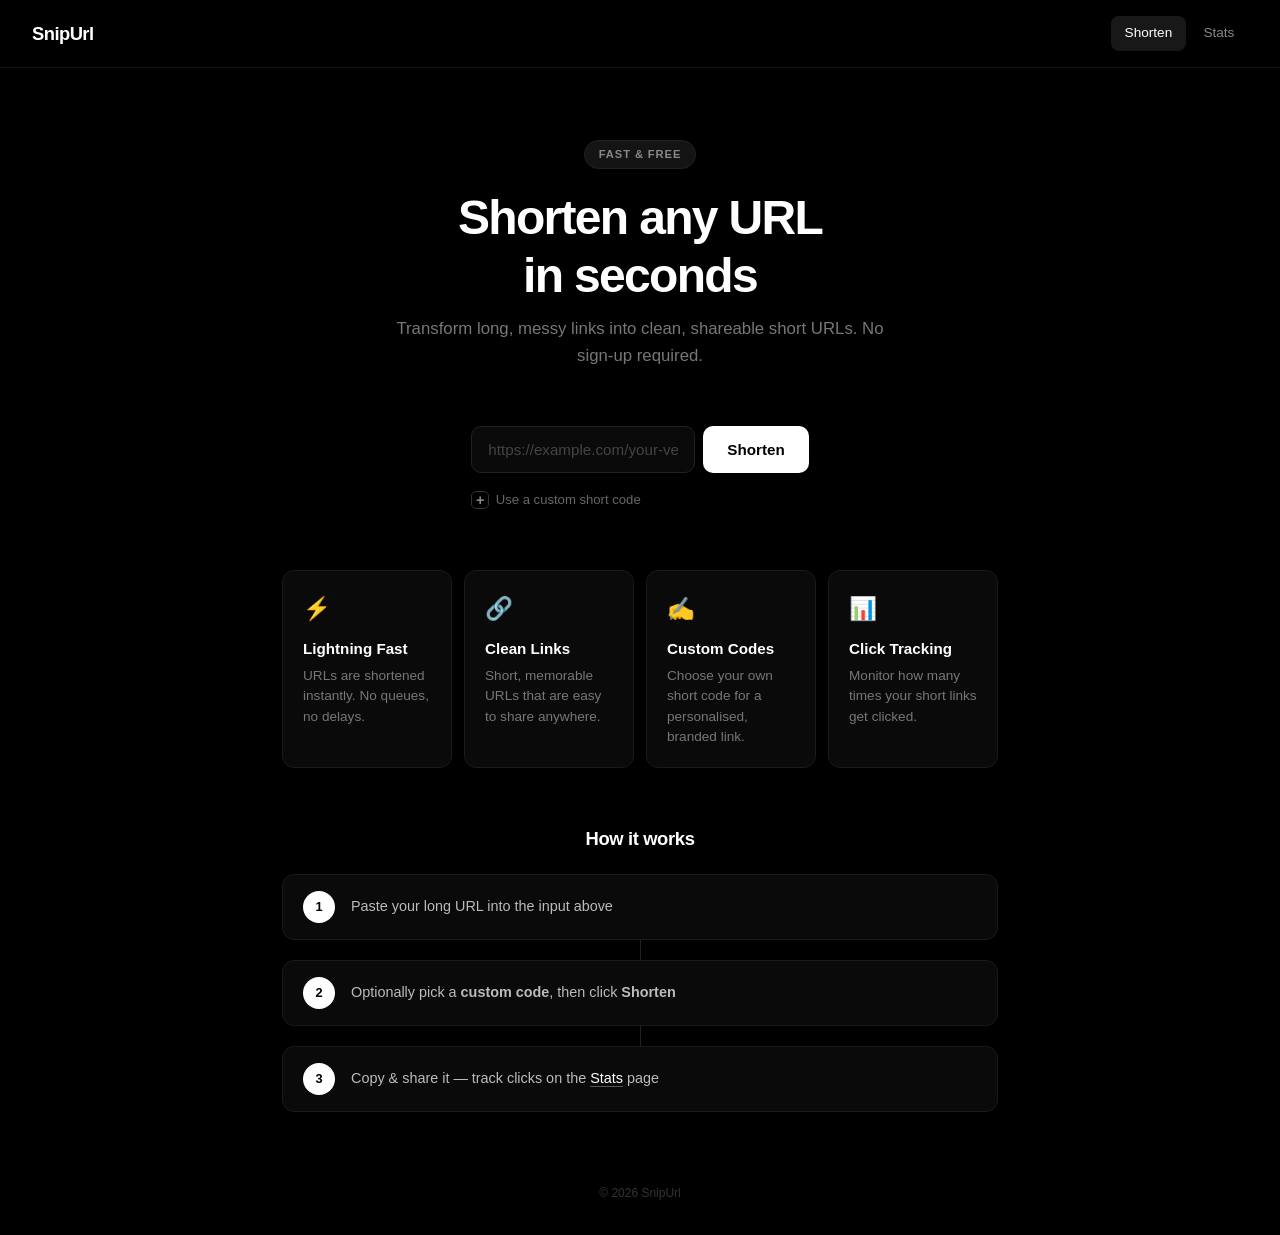
<file: frontend/index.html>
<!DOCTYPE html>
<html lang="en">
<head>
  <meta charset="UTF-8" />
  <meta name="viewport" content="width=device-width, initial-scale=1.0" />
  <meta name="description" content="SnipUrl — Fast and simple URL shortening service. Shorten long URLs instantly." />
  <title>SnipUrl — Shorten URLs Instantly</title>
  <link rel="stylesheet" href="style.css" />
</head>
<body>

  <!-- Toast notifications -->
  <div id="toast-container" class="toast-container" aria-live="polite"></div>

  <nav class="navbar" aria-label="Main navigation">
    <a href="index.html" class="nav-logo">SnipUrl</a>
    <div class="nav-links">
      <a href="index.html" class="nav-link active">Shorten</a>
      <a href="stats.html" class="nav-link">Stats</a>
    </div>
  </nav>

  <main id="app">

    <!-- Hero -->
    <header class="hero fade-in">
      <p class="hero-badge">Fast &amp; Free</p>
      <h1 class="title">Shorten any URL<br />in seconds</h1>
      <p class="subtitle">Transform long, messy links into clean, shareable short URLs. No sign-up required.</p>
    </header>

    <!-- Shorten form -->
    <section class="shorten-section fade-in delay-1" aria-label="Shorten a URL">
      <form id="shorten-form" class="shorten-form" novalidate>
        <label for="url-input" class="sr-only">Enter a URL to shorten</label>
        <div class="input-row">
          <input
            id="url-input"
            type="url"
            class="url-input"
            placeholder="https://example.com/your-very-long-url"
            autocomplete="url"
            required
          />
          <button id="shorten-btn" type="submit" class="primary-btn">
            <span id="btn-text">Shorten</span>
            <span id="btn-spinner" class="spinner hidden" aria-hidden="true"></span>
          </button>
        </div>

        <!-- Custom code toggle & input -->
        <div class="custom-code-section">
          <button id="custom-code-toggle" type="button" class="custom-code-toggle">
            <span id="toggle-icon" class="toggle-icon">+</span>
            <span id="toggle-text">Use a custom short code</span>
          </button>
          <div id="custom-code-row" class="custom-code-row hidden">
            <div class="custom-code-input-wrap">
              <input
                id="custom-code-input"
                type="text"
                class="url-input custom-code-field"
                placeholder="my-custom-code"
                minlength="6"
                maxlength="30"
                pattern="[a-zA-Z0-9_-]+"
              />
              <span id="custom-code-counter" class="char-counter">0 / 30</span>
            </div>
            <p class="custom-code-hint">6–30 characters · letters, numbers, hyphens, underscores</p>
          </div>
        </div>
      </form>
    </section>

    <!-- Result -->
    <section id="result-section" class="result-section hidden" aria-live="polite">
      <p class="result-label">Your shortened URL</p>
      <div class="result-row">
        <output id="short-url-display" class="short-url-display"></output>
        <button id="copy-btn" type="button" class="copy-btn">Copy</button>
      </div>
    </section>

    <!-- Error -->
    <section id="error-section" class="error-section hidden" aria-live="assertive">
      <p id="error-message" class="error-message"></p>
    </section>

    <!-- Features -->
    <section class="features fade-in delay-2" aria-label="Features">
      <div class="feature-card">
        <div class="feature-icon">&#9889;</div>
        <h3 class="feature-title">Lightning Fast</h3>
        <p class="feature-desc">URLs are shortened instantly. No queues, no delays.</p>
      </div>
      <div class="feature-card">
        <div class="feature-icon">&#128279;</div>
        <h3 class="feature-title">Clean Links</h3>
        <p class="feature-desc">Short, memorable URLs that are easy to share anywhere.</p>
      </div>
      <div class="feature-card">
        <div class="feature-icon">&#9997;</div>
        <h3 class="feature-title">Custom Codes</h3>
        <p class="feature-desc">Choose your own short code for a personalised, branded link.</p>
      </div>
      <div class="feature-card">
        <div class="feature-icon">&#128202;</div>
        <h3 class="feature-title">Click Tracking</h3>
        <p class="feature-desc">Monitor how many times your short links get clicked.</p>
      </div>
    </section>

    <!-- How it works -->
    <section class="how-it-works fade-in delay-3" aria-label="How it works">
      <h2 class="section-heading">How it works</h2>
      <div class="steps">
        <div class="step">
          <span class="step-number">1</span>
          <p class="step-text">Paste your long URL into the input above</p>
        </div>
        <div class="step-connector"></div>
        <div class="step">
          <span class="step-number">2</span>
          <p class="step-text">Optionally pick a <strong>custom code</strong>, then click <strong>Shorten</strong></p>
        </div>
        <div class="step-connector"></div>
        <div class="step">
          <span class="step-number">3</span>
          <p class="step-text">Copy &amp; share it — track clicks on the <a href="stats.html" class="inline-link">Stats</a> page</p>
        </div>
      </div>
    </section>

    <footer class="footer">
      <p>&copy; 2026 SnipUrl</p>
    </footer>

  </main>

  <script src="script.js"></script>
</body>
</html>
</file>
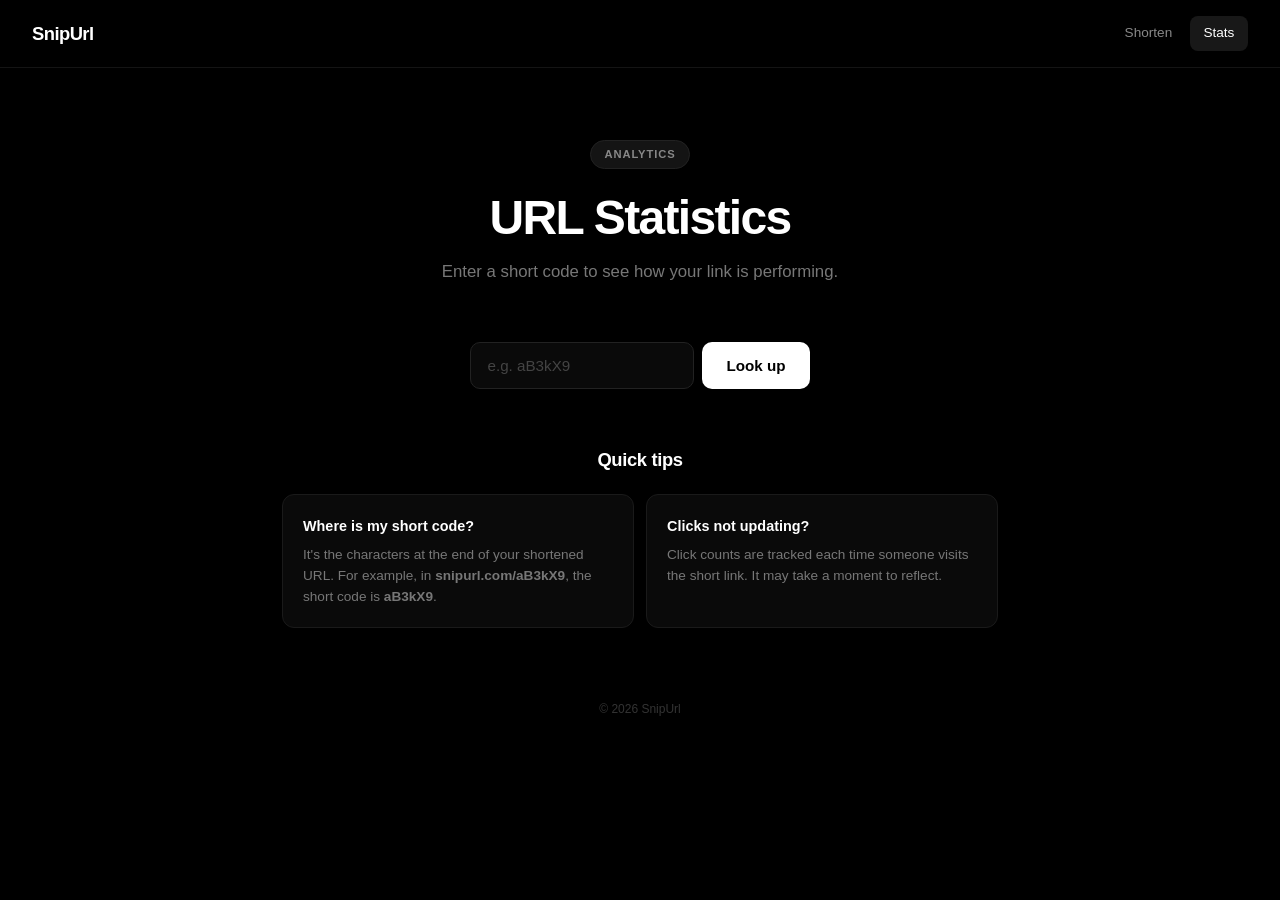
<file: frontend/stats.html>
<!DOCTYPE html>
<html lang="en">
<head>
  <meta charset="UTF-8" />
  <meta name="viewport" content="width=device-width, initial-scale=1.0" />
  <meta name="description" content="SnipUrl — Check click statistics for your shortened URLs." />
  <title>SnipUrl — URL Statistics</title>
  <link rel="stylesheet" href="style.css" />
</head>
<body>

  <!-- Toast notifications -->
  <div id="toast-container" class="toast-container" aria-live="polite"></div>

  <nav class="navbar" aria-label="Main navigation">
    <a href="index.html" class="nav-logo">SnipUrl</a>
    <div class="nav-links">
      <a href="index.html" class="nav-link">Shorten</a>
      <a href="stats.html" class="nav-link active">Stats</a>
    </div>
  </nav>

  <main id="app">

    <!-- Hero -->
    <header class="hero fade-in">
      <p class="hero-badge">Analytics</p>
      <h1 class="title">URL Statistics</h1>
      <p class="subtitle">Enter a short code to see how your link is performing.</p>
    </header>

    <!-- Stats form -->
    <section class="shorten-section fade-in delay-1" aria-label="Look up stats">
      <form id="stats-form" class="shorten-form" novalidate>
        <label for="stats-input" class="sr-only">Enter a short code</label>
        <div class="input-row">
          <input
            id="stats-input"
            type="text"
            class="url-input"
            placeholder="e.g. aB3kX9"
            required
          />
          <button id="stats-btn" type="submit" class="primary-btn">
            <span id="stats-btn-text">Look up</span>
            <span id="stats-btn-spinner" class="spinner hidden" aria-hidden="true"></span>
          </button>
        </div>
      </form>
    </section>

    <!-- Stats result -->
    <section id="stats-result-section" class="stats-result-section hidden" aria-live="polite">
      <div class="stats-card">
        <div class="stats-header">
          <p class="stats-header-label">Link overview</p>
        </div>
        <div class="stats-grid">
          <div class="stat-block">
            <span class="stat-number" id="stats-clicks">0</span>
            <span class="stat-label">Total Clicks</span>
          </div>
          <div class="stat-block">
            <span class="stat-date" id="stats-created">—</span>
            <span class="stat-label">Created</span>
          </div>
        </div>
        <div class="stats-details">
          <div class="stats-detail-row">
            <span class="stats-key">Original URL</span>
            <a id="stats-original-url" class="stats-value stats-link" href="#" target="_blank" rel="noopener noreferrer"></a>
          </div>
          <div class="stats-detail-row">
            <span class="stats-key">Short Code</span>
            <span id="stats-short-code" class="stats-value"></span>
          </div>
        </div>
      </div>
    </section>

    <!-- Stats error -->
    <section id="stats-error-section" class="error-section hidden" aria-live="assertive">
      <p id="stats-error-message" class="error-message"></p>
    </section>

    <!-- Tips -->
    <section class="tips-section fade-in delay-2" aria-label="Tips">
      <h2 class="section-heading">Quick tips</h2>
      <div class="tips-grid">
        <div class="tip-card">
          <p class="tip-title">Where is my short code?</p>
          <p class="tip-desc">It's the characters at the end of your shortened URL. For example, in <strong>snipurl.com/aB3kX9</strong>, the short code is <strong>aB3kX9</strong>.</p>
        </div>
        <div class="tip-card">
          <p class="tip-title">Clicks not updating?</p>
          <p class="tip-desc">Click counts are tracked each time someone visits the short link. It may take a moment to reflect.</p>
        </div>
      </div>
    </section>

    <footer class="footer">
      <p>&copy; 2026 SnipUrl</p>
    </footer>

  </main>

  <script src="script.js"></script>
</body>
</html>
</file>
<file: frontend/style.css>
/* --- Reset & Base --- */

*,
*::before,
*::after {
  margin: 0;
  padding: 0;
  box-sizing: border-box;
}

html {
  font-size: 16px;
  -webkit-text-size-adjust: 100%;
  scroll-behavior: smooth;
}

body {
  font-family: -apple-system, BlinkMacSystemFont, "Segoe UI", Roboto,
    Helvetica, Arial, sans-serif, "Apple Color Emoji", "Segoe UI Emoji";
  background-color: #000;
  color: #fff;
  line-height: 1.6;
  min-height: 100vh;
}

/* --- Utilities --- */

.sr-only {
  position: absolute;
  width: 1px;
  height: 1px;
  padding: 0;
  margin: -1px;
  overflow: hidden;
  clip: rect(0, 0, 0, 0);
  white-space: nowrap;
  border: 0;
}

.hidden {
  display: none !important;
}

/* --- Navbar --- */

.navbar {
  position: sticky;
  top: 0;
  z-index: 100;
  display: flex;
  align-items: center;
  justify-content: space-between;
  padding: 1rem 1.25rem;
  background-color: rgba(0, 0, 0, 0.85);
  backdrop-filter: blur(12px);
  -webkit-backdrop-filter: blur(12px);
  border-bottom: 1px solid #141414;
}

.nav-logo {
  font-size: 1.15rem;
  font-weight: 700;
  color: #fff;
  text-decoration: none;
  letter-spacing: -0.03em;
}

.nav-links {
  display: flex;
  gap: 0.25rem;
}

.nav-link {
  font-size: 0.85rem;
  font-weight: 500;
  color: #888;
  text-decoration: none;
  padding: 0.4rem 0.85rem;
  border-radius: 8px;
  transition: color 0.2s ease, background-color 0.2s ease;
}

.nav-link:hover {
  color: #fff;
  background-color: #151515;
}

.nav-link.active {
  color: #fff;
  background-color: #181818;
}

/* --- App container --- */

#app {
  width: 100%;
  max-width: 660px;
  margin: 0 auto;
  padding: 2.5rem 1.25rem 2rem;
  display: flex;
  flex-direction: column;
  align-items: center;
  gap: 3rem;
}

/* --- Hero --- */

.hero {
  text-align: center;
  max-width: 520px;
}

.hero-badge {
  display: inline-block;
  font-size: 0.7rem;
  font-weight: 600;
  letter-spacing: 0.08em;
  text-transform: uppercase;
  color: #888;
  background-color: #141414;
  border: 1px solid #222;
  padding: 0.3rem 0.85rem;
  border-radius: 999px;
  margin-bottom: 1.25rem;
}

.title {
  font-size: 2.25rem;
  font-weight: 700;
  letter-spacing: -0.035em;
  line-height: 1.2;
  margin-bottom: 0.75rem;
}

.subtitle {
  font-size: 1rem;
  color: #777;
  font-weight: 400;
  line-height: 1.6;
}

/* --- Shorten form --- */

.shorten-form {
  width: 100%;
}

.input-row {
  display: flex;
  gap: 0.5rem;
  width: 100%;
}

/* --- Custom code section --- */

.custom-code-section {
  margin-top: 0.75rem;
}

.custom-code-toggle {
  display: inline-flex;
  align-items: center;
  gap: 0.4rem;
  background: none;
  border: none;
  color: #666;
  font-size: 0.82rem;
  font-family: inherit;
  font-weight: 500;
  cursor: pointer;
  padding: 0.35rem 0;
  transition: color 0.2s ease;
}

.custom-code-toggle:hover {
  color: #aaa;
}

.toggle-icon {
  display: inline-flex;
  align-items: center;
  justify-content: center;
  width: 18px;
  height: 18px;
  font-size: 0.9rem;
  font-weight: 600;
  border: 1px solid #333;
  border-radius: 5px;
  color: #888;
  transition: transform 0.25s ease, border-color 0.2s ease;
  line-height: 1;
}

.toggle-icon.open {
  transform: rotate(45deg);
  border-color: #555;
}

.custom-code-row {
  overflow: hidden;
  animation: slideDown 0.3s ease forwards;
}

.custom-code-row.hidden {
  display: none !important;
}

.custom-code-input-wrap {
  position: relative;
  margin-top: 0.5rem;
}

.custom-code-field {
  width: 100%;
  padding-right: 4.5rem;
  font-family: "SF Mono", "Fira Code", "Cascadia Code", monospace;
  letter-spacing: 0.02em;
}

.custom-code-field.invalid {
  border-color: rgba(255, 107, 107, 0.5);
  box-shadow: 0 0 0 3px rgba(255, 107, 107, 0.06);
}

.char-counter {
  position: absolute;
  right: 0.85rem;
  top: 50%;
  transform: translateY(-50%);
  font-size: 0.7rem;
  color: #444;
  font-variant-numeric: tabular-nums;
  pointer-events: none;
  transition: color 0.2s ease;
}

.char-counter.warn {
  color: #ffbb44;
}

.char-counter.over {
  color: #ff6b6b;
}

.custom-code-hint {
  font-size: 0.72rem;
  color: #444;
  margin-top: 0.4rem;
  letter-spacing: 0.01em;
}

@keyframes slideDown {
  from {
    opacity: 0;
    max-height: 0;
    transform: translateY(-6px);
  }
  to {
    opacity: 1;
    max-height: 120px;
    transform: translateY(0);
  }
}

.url-input {
  flex: 1;
  padding: 0.875rem 1rem;
  font-size: 0.95rem;
  font-family: inherit;
  color: #fff;
  background-color: #0a0a0a;
  border: 1px solid #222;
  border-radius: 10px;
  outline: none;
  transition: border-color 0.2s ease, box-shadow 0.2s ease;
}

.url-input::placeholder {
  color: #444;
}

.url-input:focus {
  border-color: #444;
  box-shadow: 0 0 0 3px rgba(255, 255, 255, 0.04);
}

/* --- Primary button --- */

.primary-btn {
  display: inline-flex;
  align-items: center;
  justify-content: center;
  gap: 0.5rem;
  padding: 0.875rem 1.5rem;
  font-size: 0.95rem;
  font-weight: 600;
  font-family: inherit;
  color: #000;
  background-color: #fff;
  border: none;
  border-radius: 10px;
  cursor: pointer;
  white-space: nowrap;
  transition: background-color 0.2s ease, transform 0.15s ease;
}

.primary-btn:hover:not(:disabled) {
  background-color: #e0e0e0;
}

.primary-btn:active:not(:disabled) {
  transform: scale(0.97);
}

.primary-btn:disabled {
  cursor: not-allowed;
  opacity: 0.45;
}

/* --- Spinner --- */

.spinner {
  display: inline-block;
  width: 16px;
  height: 16px;
  border: 2px solid #aaa;
  border-top-color: #000;
  border-radius: 50%;
  animation: spin 0.6s linear infinite;
}

@keyframes spin {
  to { transform: rotate(360deg); }
}

/* --- Result section --- */

.result-section {
  width: 100%;
  text-align: center;
  animation: fadeUp 0.35s ease;
}

.result-label {
  font-size: 0.8rem;
  color: #666;
  margin-bottom: 0.75rem;
  text-transform: uppercase;
  letter-spacing: 0.06em;
}

.result-row {
  display: flex;
  align-items: center;
  gap: 0.5rem;
  background-color: #0a0a0a;
  border: 1px solid #222;
  border-radius: 10px;
  padding: 0.75rem 1rem;
}

.short-url-display {
  flex: 1;
  font-size: 0.95rem;
  color: #fff;
  word-break: break-all;
  text-align: left;
}

.copy-btn {
  flex-shrink: 0;
  padding: 0.5rem 1rem;
  font-size: 0.8rem;
  font-weight: 600;
  font-family: inherit;
  color: #000;
  background-color: #fff;
  border: none;
  border-radius: 8px;
  cursor: pointer;
  transition: background-color 0.2s ease;
  min-width: 68px;
}

.copy-btn:hover {
  background-color: #e0e0e0;
}

/* --- Error section --- */

.error-section {
  width: 100%;
  animation: fadeUp 0.35s ease;
}

.error-message {
  font-size: 0.9rem;
  color: #ff6b6b;
  background-color: rgba(255, 107, 107, 0.06);
  border: 1px solid rgba(255, 107, 107, 0.15);
  border-radius: 10px;
  padding: 0.875rem 1rem;
  text-align: center;
}

/* --- Feature cards --- */

.features {
  width: 100%;
  display: grid;
  grid-template-columns: 1fr;
  gap: 0.75rem;
}

.feature-card {
  background-color: #0a0a0a;
  border: 1px solid #1a1a1a;
  border-radius: 12px;
  padding: 1.25rem 1.25rem;
  transition: border-color 0.25s ease, transform 0.2s ease;
}

.feature-card:hover {
  border-color: #333;
  transform: translateY(-2px);
}

.feature-icon {
  font-size: 1.4rem;
  margin-bottom: 0.6rem;
}

.feature-title {
  font-size: 0.95rem;
  font-weight: 600;
  margin-bottom: 0.3rem;
}

.feature-desc {
  font-size: 0.85rem;
  color: #777;
  line-height: 1.5;
}

/* --- Section heading --- */

.section-heading {
  font-size: 1.15rem;
  font-weight: 600;
  letter-spacing: -0.02em;
  text-align: center;
  margin-bottom: 1.25rem;
}

/* --- How it works --- */

.how-it-works {
  width: 100%;
  text-align: center;
}

.steps {
  display: flex;
  flex-direction: column;
  align-items: center;
  gap: 0;
}

.step {
  display: flex;
  align-items: center;
  gap: 1rem;
  width: 100%;
  padding: 1rem 1.25rem;
  background-color: #0a0a0a;
  border: 1px solid #1a1a1a;
  border-radius: 12px;
}

.step-number {
  display: flex;
  align-items: center;
  justify-content: center;
  width: 32px;
  height: 32px;
  font-size: 0.8rem;
  font-weight: 700;
  color: #000;
  background-color: #fff;
  border-radius: 50%;
  flex-shrink: 0;
}

.step-text {
  font-size: 0.9rem;
  color: #bbb;
  text-align: left;
}

.step-connector {
  width: 1px;
  height: 20px;
  background-color: #222;
}

.inline-link {
  color: #fff;
  text-decoration: underline;
  text-decoration-color: #555;
  text-underline-offset: 3px;
  transition: text-decoration-color 0.2s ease;
}

.inline-link:hover {
  text-decoration-color: #fff;
}

/* --- Stats result --- */

.stats-result-section {
  width: 100%;
  animation: fadeUp 0.35s ease;
}

.stats-card {
  background-color: #0a0a0a;
  border: 1px solid #222;
  border-radius: 12px;
  overflow: hidden;
}

.stats-header {
  padding: 0.85rem 1.25rem;
  border-bottom: 1px solid #1a1a1a;
}

.stats-header-label {
  font-size: 0.75rem;
  font-weight: 600;
  text-transform: uppercase;
  letter-spacing: 0.06em;
  color: #666;
}

.stats-grid {
  display: grid;
  grid-template-columns: 1fr 1fr;
  border-bottom: 1px solid #1a1a1a;
}

.stat-block {
  display: flex;
  flex-direction: column;
  align-items: center;
  gap: 0.3rem;
  padding: 1.5rem 1rem;
}

.stat-block:first-child {
  border-right: 1px solid #1a1a1a;
}

.stat-number {
  font-size: 2rem;
  font-weight: 700;
  letter-spacing: -0.03em;
  line-height: 1;
}

.stat-date {
  font-size: 0.95rem;
  font-weight: 500;
  line-height: 1.2;
  text-align: center;
}

.stat-label {
  font-size: 0.7rem;
  font-weight: 500;
  text-transform: uppercase;
  letter-spacing: 0.06em;
  color: #666;
}

.stats-details {
  padding: 1rem 1.25rem;
  display: flex;
  flex-direction: column;
  gap: 0.75rem;
}

.stats-detail-row {
  display: flex;
  justify-content: space-between;
  align-items: baseline;
  gap: 1rem;
}

.stats-key {
  font-size: 0.75rem;
  color: #666;
  text-transform: uppercase;
  letter-spacing: 0.06em;
  flex-shrink: 0;
}

.stats-value {
  font-size: 0.9rem;
  color: #ccc;
  text-align: right;
  word-break: break-all;
}

.stats-link {
  color: #ccc;
  text-decoration: underline;
  text-decoration-color: #333;
  text-underline-offset: 3px;
  transition: color 0.2s ease, text-decoration-color 0.2s ease;
}

.stats-link:hover {
  color: #fff;
  text-decoration-color: #fff;
}

/* --- Tips section --- */

.tips-section {
  width: 100%;
}

.tips-grid {
  display: grid;
  grid-template-columns: 1fr;
  gap: 0.75rem;
}

.tip-card {
  background-color: #0a0a0a;
  border: 1px solid #1a1a1a;
  border-radius: 12px;
  padding: 1.25rem;
}

.tip-title {
  font-size: 0.9rem;
  font-weight: 600;
  margin-bottom: 0.35rem;
}

.tip-desc {
  font-size: 0.85rem;
  color: #777;
  line-height: 1.55;
}

/* --- Footer --- */

.footer {
  width: 100%;
  padding-top: 1rem;
  text-align: center;
  font-size: 0.75rem;
  color: #333;
}

/* --- Toast notifications --- */

.toast-container {
  position: fixed;
  top: 1rem;
  right: 1rem;
  z-index: 9999;
  display: flex;
  flex-direction: column;
  gap: 0.6rem;
  pointer-events: none;
  max-width: 380px;
  width: calc(100% - 2rem);
}

.toast {
  pointer-events: auto;
  display: flex;
  align-items: flex-start;
  gap: 0.75rem;
  padding: 0.9rem 1rem;
  border-radius: 12px;
  background-color: #141414;
  border: 1px solid #222;
  backdrop-filter: blur(16px);
  -webkit-backdrop-filter: blur(16px);
  box-shadow: 0 8px 32px rgba(0, 0, 0, 0.4), 0 0 0 1px rgba(255, 255, 255, 0.03);
  animation: toastSlideIn 0.4s cubic-bezier(0.16, 1, 0.3, 1) forwards;
  position: relative;
  overflow: hidden;
}

.toast.toast-exit {
  animation: toastSlideOut 0.3s cubic-bezier(0.55, 0, 1, 0.45) forwards;
}

.toast-icon {
  flex-shrink: 0;
  width: 20px;
  height: 20px;
  display: flex;
  align-items: center;
  justify-content: center;
  font-size: 0.95rem;
  margin-top: 1px;
}

.toast-body {
  flex: 1;
  min-width: 0;
}

.toast-title {
  font-size: 0.82rem;
  font-weight: 600;
  color: #fff;
  margin-bottom: 0.15rem;
  line-height: 1.3;
}

.toast-message {
  font-size: 0.78rem;
  color: #888;
  line-height: 1.45;
}

.toast-close {
  flex-shrink: 0;
  background: none;
  border: none;
  color: #555;
  cursor: pointer;
  font-size: 1rem;
  padding: 0.15rem;
  line-height: 1;
  transition: color 0.2s ease;
  margin-top: -2px;
}

.toast-close:hover {
  color: #aaa;
}

.toast-progress {
  position: absolute;
  bottom: 0;
  left: 0;
  height: 2px;
  border-radius: 0 0 12px 12px;
  animation: toastProgress linear forwards;
}

/* Toast type variants */
.toast--error {
  border-color: rgba(255, 107, 107, 0.2);
  background-color: rgba(255, 107, 107, 0.06);
}

.toast--error .toast-icon { color: #ff6b6b; }
.toast--error .toast-progress { background-color: #ff6b6b; }

.toast--warning {
  border-color: rgba(255, 187, 68, 0.2);
  background-color: rgba(255, 187, 68, 0.06);
}

.toast--warning .toast-icon { color: #ffbb44; }
.toast--warning .toast-progress { background-color: #ffbb44; }

.toast--success {
  border-color: rgba(82, 196, 126, 0.2);
  background-color: rgba(82, 196, 126, 0.06);
}

.toast--success .toast-icon { color: #52c47e; }
.toast--success .toast-progress { background-color: #52c47e; }

.toast--info {
  border-color: rgba(99, 179, 237, 0.2);
  background-color: rgba(99, 179, 237, 0.06);
}

.toast--info .toast-icon { color: #63b3ed; }
.toast--info .toast-progress { background-color: #63b3ed; }

/* Rate limit cooldown on button */
.primary-btn.cooldown {
  position: relative;
  cursor: not-allowed;
  opacity: 0.55;
  background-color: #333;
  color: #999;
}

.primary-btn.cooldown::after {
  content: "";
  position: absolute;
  bottom: 0;
  left: 0;
  height: 3px;
  background: linear-gradient(90deg, #ff6b6b, #ff8e53);
  border-radius: 0 0 10px 10px;
  animation: cooldownBar linear forwards;
}

@keyframes toastSlideIn {
  from {
    opacity: 0;
    transform: translateX(100%) scale(0.95);
  }
  to {
    opacity: 1;
    transform: translateX(0) scale(1);
  }
}

@keyframes toastSlideOut {
  from {
    opacity: 1;
    transform: translateX(0) scale(1);
  }
  to {
    opacity: 0;
    transform: translateX(100%) scale(0.95);
  }
}

@keyframes toastProgress {
  from { width: 100%; }
  to { width: 0%; }
}

@keyframes cooldownBar {
  from { width: 100%; }
  to { width: 0%; }
}

/* --- Animations --- */

@keyframes fadeUp {
  from {
    opacity: 0;
    transform: translateY(10px);
  }
  to {
    opacity: 1;
    transform: translateY(0);
  }
}

.fade-in {
  opacity: 0;
  transform: translateY(16px);
  animation: fadeUp 0.5s ease forwards;
}

.delay-1 { animation-delay: 0.1s; }
.delay-2 { animation-delay: 0.25s; }
.delay-3 { animation-delay: 0.4s; }

/* --- Responsive --- */

@media (min-width: 480px) {
  #app {
    padding: 3.5rem 2rem 2rem;
  }

  .title {
    font-size: 2.75rem;
  }

  .subtitle {
    font-size: 1.05rem;
  }

  .features {
    grid-template-columns: repeat(2, 1fr);
  }

  .tips-grid {
    grid-template-columns: 1fr 1fr;
  }
}

@media (min-width: 768px) {
  .navbar {
    padding: 1rem 2rem;
  }

  #app {
    padding: 4.5rem 2rem 2rem;
    gap: 3.5rem;
    max-width: 780px;
  }

  .title {
    font-size: 3rem;
  }

  .features {
    grid-template-columns: repeat(4, 1fr);
  }
}
</file>
